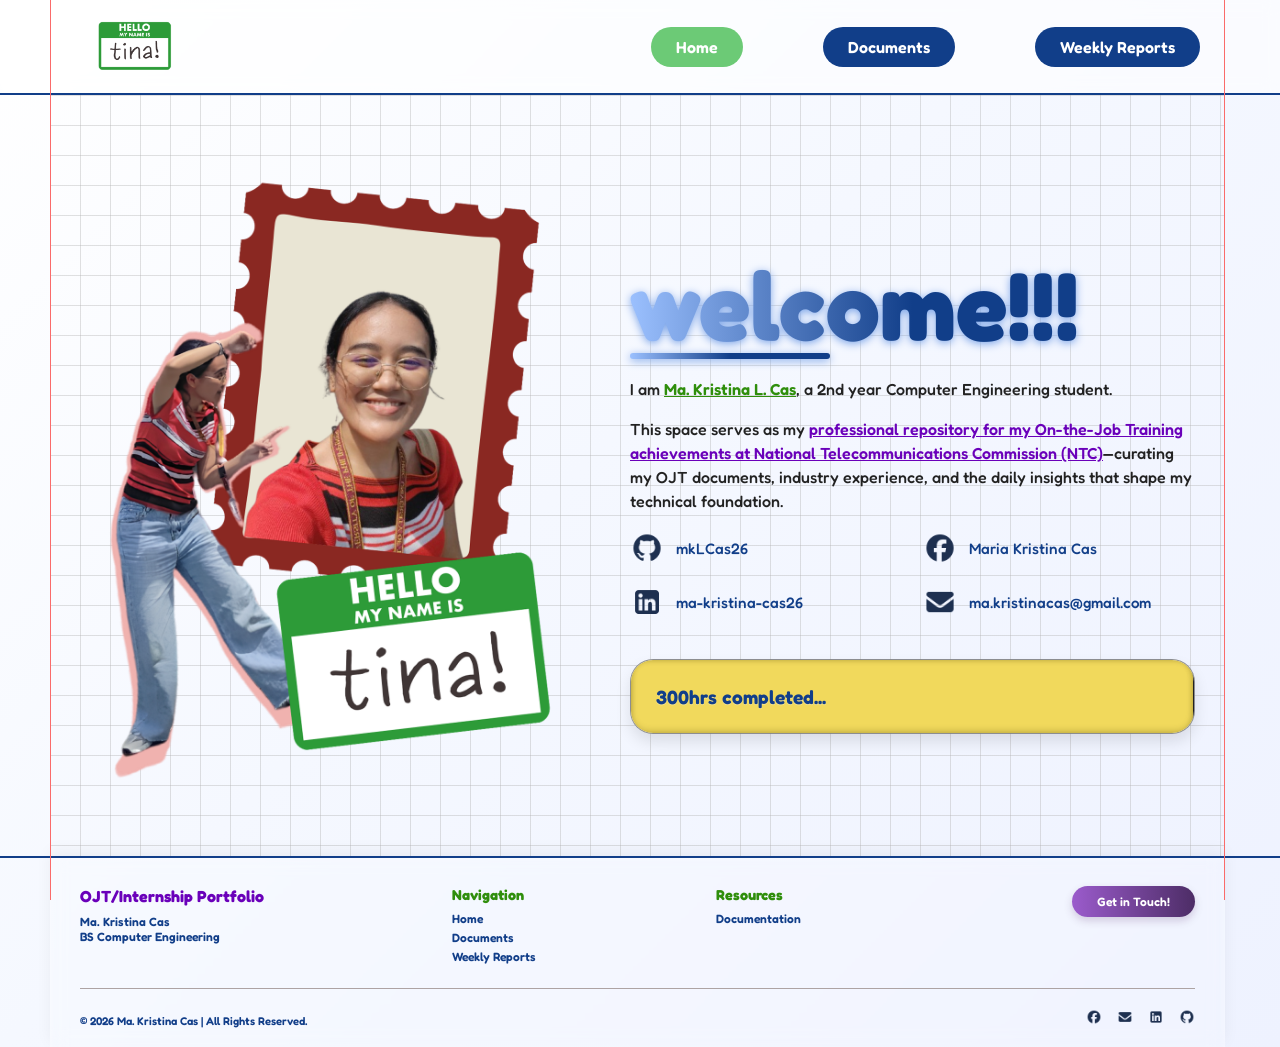
<file: frontend/index.html>
<!DOCTYPE html>
<html lang="en">
<head>
    <meta charset="UTF-8">
    <meta name="viewport" content="width=device-width, initial-scale=1.0">
    <title>Home |  Internship Portfolio</title>
    <link rel="icon" type="image/png" href="/assets/portfolio_icon.png">
    <link rel="stylesheet" href="/frontend/styles/style_index.css">

    <!--   Stylesheet   -->
    <meta name="description" content="Maria Kristina Cas' Internship Portfolio">

    <!--   Google Fonts  -->
    <link rel="preconnect" href="https://fonts.googleapis.com">
    <link rel="preconnect" href="https://fonts.gstatic.com" crossorigin>
    <link href="https://fonts.googleapis.com/css2?family=Fredoka:wght@300..700&display=swap" rel="stylesheet">

    <link rel="preconnect" href="https://fonts.googleapis.com">
    <link rel="preconnect" href="https://fonts.gstatic.com" crossorigin>
    <link href="https://fonts.googleapis.com/css2?family=Dongle&display=swap" rel="stylesheet">

</head>
<body>

    <!--======    NAVBAR    ======-->
    <header class="navbar" id="navbar">
        <div class="navbar_logo">
            <img src="/assets/portfolio_icon.png" alt="Tina's Portfolio Logo">
        </div>
        <nav class="navlinks" id="navlinks">
            <a href="/frontend/index.html">Home</a>
            <a href="/frontend/documents.html">Documents</a>
            <a href="/frontend/reports.html">Weekly Reports</a>
        </nav>
    </header>

    <!--======    MAIN/HERO   ======-->
    <main class="hero_container" id="hero_container">
        <div class="hero_content" id="hero_content">

            <div class="prof_collage">
                <img src="/assets/prof_welcome.png" alt="Tina Collage" class="prof_collage_img">
            </div>

            <div class="home_text">
                <h1>welcome!!!</h1>

                <p>
                    I am <span class="green_txt">Ma. Kristina L. Cas</span>, a 2nd year Computer Engineering student. 
                </p>

                <p class="intro_desc">
                    This space serves as my <a href="/frontend/documents.html" class="purple_txt">professional repository for my On-the-Job Training achievements at 
                        National Telecommunications Commission (NTC)</a>—curating my OJT documents, industry experience, and the daily insights that shape my technical foundation.
                </p>

                <!--======    SOCIAL LINKS    ======-->
                <div class="soclinks_grid">
                    <div class="soclinks_items">
                        <img src="/assets/socials_icons/github_icon.png" alt="Github"> 
                        <span><a href="https://github.com/mkLCas26" target="_blank" rel="noopener noreferrer">mkLCas26</a></span> 
                    </div>

                    <div class="soclinks_items">
                        <img src="/assets/socials_icons/facebook_icon.png" alt="Facebook"> 
                        <span><a href="https://web.facebook.com/mariakristina.cas" target="_blank" rel="noopener noreferrer">Maria Kristina Cas</a></span> 
                    </div>

                    <div class="soclinks_items">
                        <img src="/assets/socials_icons/linkedin_icon.png" alt="LinkedIn"> 
                        <span><a href="https://www.linkedin.com/in/ma-kristina-cas26/" target="_blank" rel="noopener noreferrer">ma-kristina-cas26</a></span> 
                    </div>

                    <div class="soclinks_items">
                        <img src="/assets/socials_icons/mail_icon.png" alt="Email"> 
                        <span><a href="mailto:ma.kristinacas@gmail.com" target="_blank" rel="noopener noreferrer">ma.kristinacas@gmail.com</a></span> 
                    </div>
                </div>

                <div class="progbar_container">
                    <div class="progbar" id="progbar">
                        <span>300hrs completed...</span>
                    </div>
                </div>

            </div>
        </div>
    </main>

    <footer class="main_footer">
        <div class="top_footer">
            <h3 class="footer_title">OJT/Internship Portfolio</h3>
            <p>Ma. Kristina Cas</p>
            <p>BS Computer Engineering</p>
        </div>

        <div class="col_footer">
            <h3>Navigation</h3>
            <nav class="nav_footer">
                <a href="/frontend/index.html">Home</a>
                <a href="/frontend/documents.html">Documents</a>
                <a href="/frontend/reports.html">Weekly Reports</a>
            </nav>
        </div>

        <div class="col_footer">
            <h3>Resources</h3>
            <a href="https://github.com/mkLCas26/ojt_portfolio">Documentation</a>
        </div>

        <div class="col_footer contact_bttn">
            <button class="contact_btn"><a href="https://web.facebook.com/mariakristina.cas" target="_blank" rel="noopener noreferrer">Get in Touch!</a></button>
        </div>

        <hr class="footer_line">

        <div class="bottom_footer">
            <p>&copy; 2026 Ma. Kristina Cas  |  All Rights Reserved.</p>

            <div class="footer_socials">
                <a href="https://web.facebook.com/mariakristina.cas" target="_blank" rel="noopener noreferrer">
                    <img src="/assets/socials_icons/facebook_icon.png" alt="Facebook"></a>
                <a href="mailto:ma.kristinacas@gmail.com" target="_blank" rel="noopener noreferrer">
                    <img src="/assets/socials_icons/mail_icon.png" alt="Email"></a>
                <a href="https://www.linkedin.com/in/ma-kristina-cas26/" target="_blank" rel="noopener noreferrer">
                    <img src="/assets/socials_icons/linkedin_icon.png" alt="LinkedIn"></a>
                <a href="https://github.com/mkLCas26" target="_blank" rel="noopener noreferrer">
                    <img src="/assets/socials_icons/github_icon.png" alt="Github"></a>
            </div>
        </div>
    </footer>

    <script src="/frontend/scripts/script-index.js"></script>
</body>
</html>
</file>
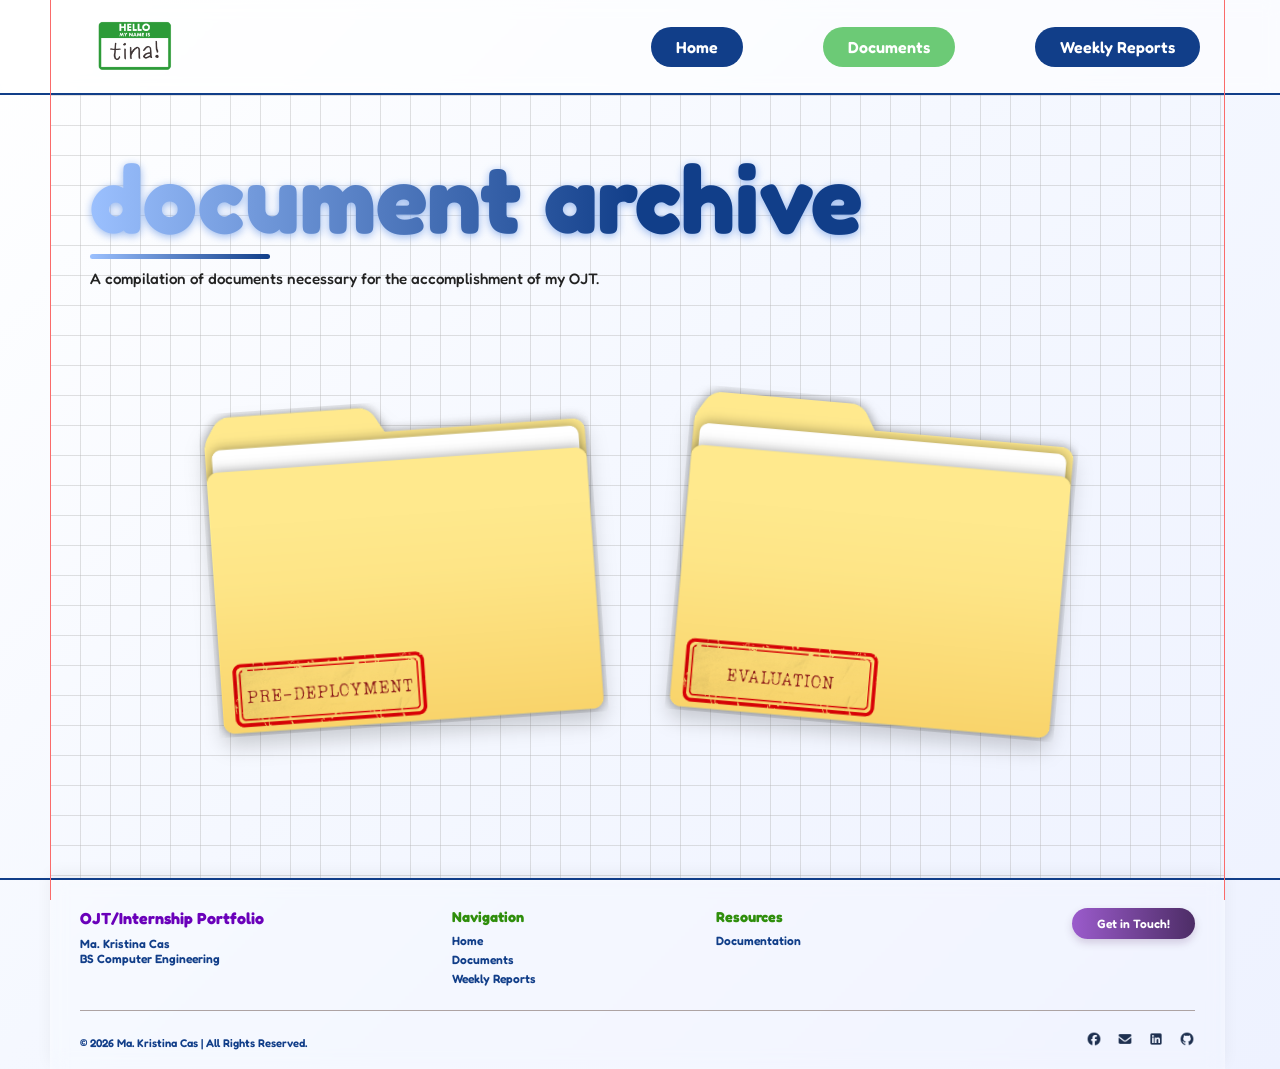
<file: frontend/documents.html>
<!DOCTYPE html>
<html lang="en">
<head>
    <meta charset="UTF-8">
    <meta name="viewport" content="width=device-width, initial-scale=1.0">
    <title>Documents |  Internship Portfolio</title>
    <link rel="icon" type="image/png" href="../assets/portfolio_icon.png">
    <meta name="description" content="Maria Kristina Cas' Internship Portfolio">


    <!--   Stylesheet   -->
    <link rel="stylesheet" href="./styles/style_documents.css">
    
    <!--   Google Fonts  -->
    <link rel="preconnect" href="https://fonts.googleapis.com">
    <link rel="preconnect" href="https://fonts.gstatic.com" crossorigin>
    <link href="https://fonts.googleapis.com/css2?family=Fredoka:wght@300..700&display=swap" rel="stylesheet">

    <link rel="preconnect" href="https://fonts.googleapis.com">
    <link rel="preconnect" href="https://fonts.gstatic.com" crossorigin>
    <link href="https://fonts.googleapis.com/css2?family=Dongle&display=swap" rel="stylesheet">

</head>

<body>

    <!--======    NAVBAR    ======-->
    <header class="navbar" id="navbar">
        <div class="navbar_logo">
            <img src="../assets/portfolio_icon.png" alt="Tina's Portfolio Logo">
        </div>
        <nav class="navlinks" id="navlinks">
            <a href="index.html">Home</a>
            <a href="documents.html">Documents</a>
            <a href="reports.html">Weekly Reports</a>
        </nav>
    </header>

    <!--======    MAIN/HERO   ======-->
    <main class="documents_hero">
        <section class="docu_header">
            <h1>document archive</h1>

            <div class="title_line"></div>

            <div class="header_desc">
                <p>A compilation of documents necessary for the accomplishment of my OJT.</p>
            </div>
        </section>

        <!--======    FOLDERS    ======-->
        <section class="folder_section" id="folderSection">

            <!--======    pre-deployment   ======-->
            <button class="folder_card f_predeployment" data-folder="predeployment" type="button">
                <img src="../assets/folder_imgs/predep_folder.png" alt="Pre-deployment folder">
            </button>

            <!--======    evaluation   ======-->
            <button class="folder_card f_evaluation" data-folder="evaluation" type="button">
                <img src="../assets/folder_imgs/eval_folder.png" alt="Evaluation folder">
            </button>
        </section>

        <!--======    FOLDER CONTENT PANEL   ======-->
        <section class="folder_panel" id="folderPanel">
            <div class="folder_stage">
                <img src="../assets/folder_imgs/predep_folder.png" id="activeFolderImage" class="active_folder_img" alt="Selected Folder">

                <div class="document_list" id="documentList"></div>

                <button class="close_btn" id="closeFolder">ⓧ   Close</button>
            </div>
        </section>

        <!--======    DOCU PREVIEW   ======-->
        <section class="document_panel" id="documentPanel">
            <div class="document_stage">
                <img src="../assets/folder_imgs/paperbg.png" class="document_paper" alt="Document preview">

                <h2 id="documentTitle">Curriculum Vitae</h2>
                <div class="pdf_icon">
                    <img src="../assets/folder_imgs/pdf_icon.png" id="pdfIcon" alt="PDF">

                    <div class="docu_actions">
                        <a href="#" id="previewLink" target="_blank">➥   Preview</a>
                        <a href="#" id="downloadLink">➥   Download</a>
                    </div>
                </div>  
                
                <button class="close_btn" id="closeDocument">ⓧ   Close</button>
            </div>
        </section>

        <!--======    PDF VIEWER   ======-->
        <section class="pdf_viewer" id="pdfViewer">
            <div class="inner_pdf_viewer">
                <button class="close_btn" id="closePdf">ⓧ   Close</button>

                <iframe src="" id="pdfFrame" title="Document Preview"></iframe>
            </div>
        </section>
    </main>

    <footer class="main_footer">
        <div class="top_footer">
            <h3 class="footer_title">OJT/Internship Portfolio</h3>
            <p>Ma. Kristina Cas</p>
            <p>BS Computer Engineering</p>
        </div>

        <div class="col_footer">
            <h3>Navigation</h3>
            <nav class="nav_footer">
                <a href="index.html">Home</a>
                <a href="documents.html">Documents</a>
                <a href="reports.html">Weekly Reports</a>
            </nav>
        </div>

        <div class="col_footer">
            <h3>Resources</h3>
            <a href="https://github.com/mkLCas26/ojt_portfolio">Documentation</a>
        </div>

        <div class="col_footer contact_bttn">
            <button class="contact_btn"><a href="https://web.facebook.com/mariakristina.cas" target="_blank" rel="noopener noreferrer">Get in Touch!</a></button>
        </div>

        <hr class="footer_line">

        <div class="bottom_footer">
            <p>&copy; 2026 Ma. Kristina Cas  |  All Rights Reserved.</p>

            <div class="footer_socials">
                <a href="https://web.facebook.com/mariakristina.cas" target="_blank" rel="noopener noreferrer">
                    <img src="../assets/socials_icons/facebook_icon.png" alt="Facebook"></a>
                <a href="mailto:ma.kristinacas@gmail.com" target="_blank" rel="noopener noreferrer">
                    <img src="../assets/socials_icons/mail_icon.png" alt="Email"></a>
                <a href="https://www.linkedin.com/in/ma-kristina-cas26/" target="_blank" rel="noopener noreferrer">
                    <img src="../assets/socials_icons/linkedin_icon.png" alt="LinkedIn"></a>
                <a href="https://github.com/mkLCas26" target="_blank" rel="noopener noreferrer">
                    <img src="../assets/socials_icons/github_icon.png" alt="Github"></a>
            </div>
        </div>
    </footer>

    <script src="../frontend/scripts/script-documents.js"></script>
</body>
</html>
</file>
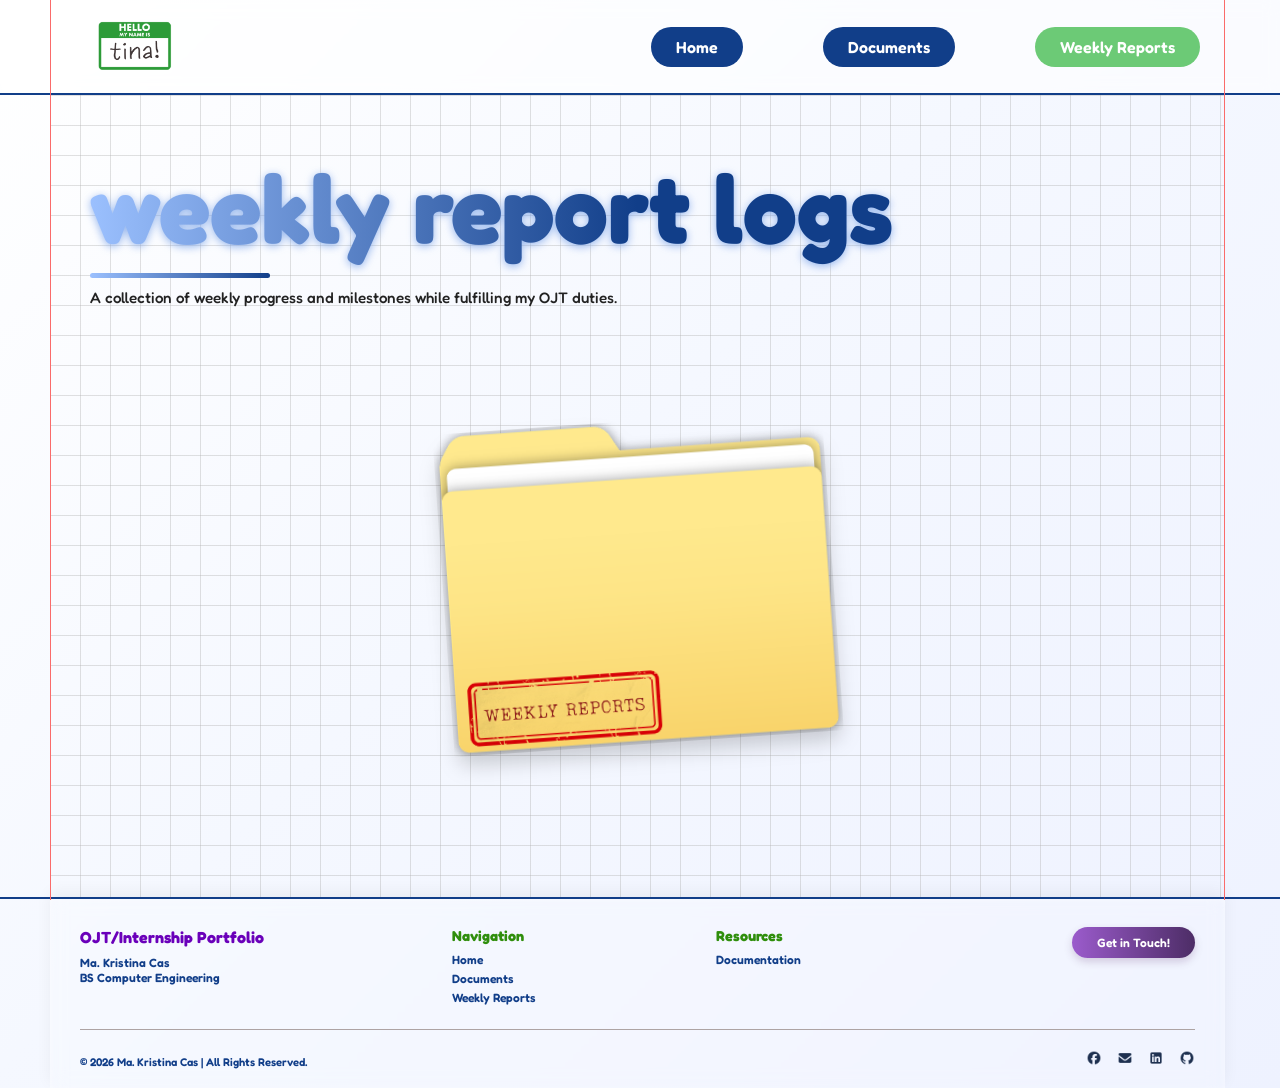
<file: frontend/reports.html>
<!DOCTYPE html>
<html lang="en">
<head>
    <meta charset="UTF-8">
    <meta name="viewport" content="width=device-width, initial-scale=1.0">
    <title>Weekly Report |  Internship Portfolio</title>
    <link rel="icon" type="image/png" href="../assets/portfolio_icon.png">
    <meta name="description" content="Maria Kristina Cas' Internship Portfolio">


    <!--   Stylesheet   -->
    <link rel="stylesheet" href="./styles/style_reports.css">
    
    <!--   Google Fonts  -->
    <link rel="preconnect" href="https://fonts.googleapis.com">
    <link rel="preconnect" href="https://fonts.gstatic.com" crossorigin>
    <link href="https://fonts.googleapis.com/css2?family=Fredoka:wght@300..700&display=swap" rel="stylesheet">

    <link rel="preconnect" href="https://fonts.googleapis.com">
    <link rel="preconnect" href="https://fonts.gstatic.com" crossorigin>
    <link href="https://fonts.googleapis.com/css2?family=Dongle&display=swap" rel="stylesheet">

</head>

<body>

    <!--======    NAVBAR    ======-->
    <header class="navbar" id="navbar">
        <div class="navbar_logo">
            <img src="../assets/portfolio_icon.png" alt="Tina's Portfolio Logo">
        </div>
        <nav class="navlinks" id="navlinks">
            <a href="index.html">Home</a>
            <a href="documents.html">Documents</a>
            <a href="reports.html">Weekly Reports</a>
        </nav>
    </header>

    <!--======    MAIN/HERO   ======-->
    <main class="reports_hero">
        <section class="reports_header">
            <h1>weekly report logs</h1>

            <div class="title_line"></div>

            <div class="header_desc">
                <p>A collection of weekly progress and milestones while fulfilling my OJT duties.</p>
            </div>
        </section>

        <!--======    FOLDERS    ======-->
        <section class="folder_section" id="folderSection">

            <!--======    weekly rep folder   ======-->
            <button class="folder_card" data-folder="weekly_report" type="button">
                <img src="../assets/folder_imgs/weekrep_folder.png" alt="Weekly Report Folder">
            </button>

        </section>

        <!--======    FOLDER CONTENT PANEL   ======-->
        <section class="folder_panel" id="folderPanel">
            <div class="folder_stage">
                <img src="../assets/folder_imgs/weekrep_folder.png" id="activeFolderImage" class="active_folder_img" alt="Selected Folder">

                <div class="report_list" id="reportList"></div>

                <button class="close_btn" id="closeFolder">ⓧ   Close</button>
            </div>
        </section>

        <!--======    REPORTS PREVIEW   ======-->
        <section class="report_panel" id="reportPanel">
            <div class="report_stage">
                <img src="../assets/folder_imgs/paperbg.png" class="report_paper" alt="Report Preview">

                <h2 id="reportTitle">Week 1</h2>
                <div class="pdf_icon">
                    <img src="../assets/folder_imgs/pdf_icon.png" id="pdfIcon" alt="PDF">

                    <div class="report_actions">
                        <a href="#" id="previewLink" target="_blank">➥   Preview</a>
                        <a href="#" id="downloadLink">➥   Download</a>
                    </div>
                </div>  
                
                <button class="close_btn" id="closeDocument">ⓧ   Close</button>
            </div>
        </section>

        <!--======    PDF VIEWER   ======-->
        <section class="pdf_viewer" id="pdfViewer">
            <div class="inner_pdf_viewer">
                <button class="close_btn" id="closePdf">ⓧ   Close</button>

                <iframe src="" id="pdfFrame" title="Document Preview"></iframe>
            </div>
        </section>
    </main>

    <footer class="main_footer">
        <div class="top_footer">
            <h3 class="footer_title">OJT/Internship Portfolio</h3>
            <p>Ma. Kristina Cas</p>
            <p>BS Computer Engineering</p>
        </div>

        <div class="col_footer">
            <h3>Navigation</h3>
            <nav class="nav_footer">
                <a href="index.html">Home</a>
                <a href="documents.html">Documents</a>
                <a href="reports.html">Weekly Reports</a>
            </nav>
        </div>

        <div class="col_footer">
            <h3>Resources</h3>
            <a href="https://github.com/mkLCas26/ojt_portfolio">Documentation</a>
        </div>

        <div class="col_footer contact_bttn">
            <button class="contact_btn"><a href="https://web.facebook.com/mariakristina.cas" target="_blank" rel="noopener noreferrer">Get in Touch!</a></button>
        </div>

        <hr class="footer_line">

        <div class="bottom_footer">
            <p>&copy; 2026 Ma. Kristina Cas  |  All Rights Reserved.</p>

            <div class="footer_socials">
                <a href="https://web.facebook.com/mariakristina.cas" target="_blank" rel="noopener noreferrer">
                    <img src="../assets/socials_icons/facebook_icon.png" alt="Facebook"></a>
                <a href="mailto:ma.kristinacas@gmail.com" target="_blank" rel="noopener noreferrer">
                    <img src="../assets/socials_icons/mail_icon.png" alt="Email"></a>
                <a href="https://www.linkedin.com/in/ma-kristina-cas26/" target="_blank" rel="noopener noreferrer">
                    <img src="../assets/socials_icons/linkedin_icon.png" alt="LinkedIn"></a>
                <a href="https://github.com/mkLCas26" target="_blank" rel="noopener noreferrer">
                    <img src="../assets/socials_icons/github_icon.png" alt="Github"></a>
            </div>
        </div>
    </footer>

    <script src="../frontend/scripts/script-reports.js"></script>
</body>
</html>
</file>
<file: frontend/styles/style_index.css>
/* --- GLOBAL RESET --- */
*,
*::before,
*::after {
    margin: 0;
    padding: 0;
    box-sizing: border-box;
}

a {
    text-decoration: none;
    color: inherit;
}

a:hover {
    filter: brightness(1.2);
}

/* html {
    height: 100%;
    overflow: hidden;
} */

/* --- GLOBAL STYLES --- */
:root {
    --black: #222222;
    --blue: #113E89;
    --green: #2F8E0C; 
    --green_menu: #6CCA76; 
    --yellow: #F1D95C;
    --purple: #6A00BA;
    --bg_grid: rgba(179, 179, 179, 0.4);
    --red_guide: #FA6B6A;
}

html,
body {
    min-height: 100%;
}

body {
    font-family: 'Fredoka', sans-serif;
    margin: 0;
    padding: 0;
    background: linear-gradient(135deg, #FFFFFF 0%, #F5F8FF 45%, #EEF2FF 100%);
    color: var(--black);

    min-height: 100vh;
    display: flex;
    flex-direction: column;
}

/* --- for layering background grid (red parallel lines on top) --- */
body::before,
body::after {
    content: "";
    position: fixed;
    top: 0; bottom: 0;
    width: 1px;
    z-index: 9999;
    pointer-events: none;
    background-color: var(--red_guide);
}

body::before { left: 50px }
body::after { right: 55px }


/* --- FOR NAVBAR --- */
.navbar {
    display: flex;
    justify-content: space-between;
    align-items: center;
    position: relative;
    z-index: 10;
    
    padding: 10px 80px;
    background: rgba(255, 255, 255, 0.55);
    backdrop-filter: blur(8px);
    -webkit-backdrop-filter: blur(8px);
    border-bottom: 2px solid var(--blue);
}

.navbar_logo img {
    width: 107px;
    height: 73px;

    display: flex;
    justify-content: center;
    align-items: center;
    object-fit: contain;
    padding: 10px;
    gap: 592px;
}

.navlinks {
    display: flex;
    align-items: center;
    gap: 65px;
}

.navlinks a {
    text-decoration: none;
    padding: 10px 25px;
    border-radius: 50px;
    font-weight: 600;
    margin-left: 15px;
    color: #ffffff;
    font-size: 1rem;
    transition: transform 0.2s;
    white-space: nowrap;
}

.navlinks a:nth-child(1) { background-color: var(--green_menu); }
.navlinks a:nth-child(2) { background-color: var(--blue); }
.navlinks a:nth-child(3) { background-color: var(--blue); }

.navlinks a:hover {
    transform: scale(1.05);
}

/* --- FOR HERO --- */
.hero_container {
    flex: 1;
    background-image: 
        linear-gradient(var(--bg_grid) 1px, transparent 1px),
        linear-gradient(90deg, var(--bg_grid) 1px, transparent 1px);
    
    background-size: 30px 30px;;
    margin-left: 50px;
    margin-right: 55px;

    padding: 60px 30px;
}

.hero_content {
    display: flex;
    align-items: center;
    justify-content: center;
    max-width: 1200px;
    margin: 0 auto;
    gap: 50px;
}

.prof_collage {
    display: flex;
    flex: 1;
    justify-content: center;
}

.prof_collage img {
    height: auto;
    width: 500px;
}

/* --- HERO INTRO TEXTS --- */
.home_text {
    flex: 1.2;
}

.home_text h1 {
    font-size: 6rem;
    line-height: 1;
    font-weight: 800;
    margin-top: 40px;

    background: linear-gradient(to right, #9BC0FE, #113E89 50%);
    background-clip: text;
    -webkit-background-clip: text;
    -webkit-text-fill-color: transparent;

    filter: drop-shadow(0px 2px 4px rgba(125, 165, 232, 1));
    display: flex;
    flex-direction: column;
}

.home_text h1::after {
    content: "";
    display: block;
    width: 200px;
    height: 6px;
    background: linear-gradient(to right, #9BC0FE, #113E89 50%);
    border-radius: 10px;
    margin-bottom: 20px;
}

.home_text p  {
    font-size: 1rem;
    font-weight: 500;
    margin-bottom: 18px;
    color: var(--black)
}

.intro_desc {
    margin-bottom: 30px;
    line-height: 1.5;
}

.green_txt {
    color: var(--green);
    text-decoration: underline;
    font-weight: 600;
}

.purple_txt,
.purple_txt:visited {
    color: var(--purple) !important;
    font-weight: 550;
    text-decoration: underline;
}

.purple_txt:hover {
    color: var(--blue);
}

/* --- SOCIAL LINKS --- */
.soclinks_grid {
    display: grid;
    grid-template-columns: repeat(2, 1fr);
    gap: 20px;
    margin-bottom: 40px;
}

.soclinks_items {
    display: flex;
    align-items: center;
    font-size: 0.95rem;
    font-weight: 500;
    gap: 12px;
}

.soclinks_items a,
.soclinks_items a:visited{
    color: var(--blue);
    transition: color 0.2s ease;
    text-decoration: none;
}

.soclinks_items a:hover,
.purple_txt:hover {
    color: var(--purple);
    text-decoration: underline;
}

.soclinks_items img {
    width: 34px;
    height: 34px;
    object-fit: contain;
}

/* --- PROGRESS BAR --- */
.progbar_container {
    margin-top: 20px;
    width: 100%;
    max-width: 683px;
    height: 75px;

    border: 1px solid rgba(34, 34, 34, 0.5);
    border-radius: 23px;
    box-shadow: 0 8px 15px 0 rgba(0, 0 ,0, 0.1);
    
    /*--- Glass Effect ---*/
    background: rgba(255, 255, 255, 0.4);
    backdrop-filter: blur(1.5px);
    -webkit-backdrop-filter: blur(1.5px);

    display: flex;
    align-items: center;
    overflow: hidden;
    position: relative;
}

.progbar {
    display: flex;
    align-items: center;
    padding-left: 25px;
    height: 75px;
    width: 0%;
    min-width: 0;

    border-radius: 18px;
    border-right: 1.5px solid #222;
    background-color: var(--yellow);
    box-shadow: 
        inset 0 2px 5px rgba(74, 62, 4, 0.25),
        inset 0 -3px 6px rgba(74, 62, 4, 0.25);
    transition: width 1s cubic-bezier(0.1, 1.58 , 0.3, 0.3);
}

.progbar span {
    color: var(--blue);
    white-space: nowrap;
    font-size: 1.2rem;
    font-weight: 650;
    text-shadow: 0.5px 0.5px 0px rgba(255,255,255,0.3);
}

/* --- FOR FOOTER --- */
.main_footer {
    margin-left: 50px;
    margin-right: 55px;
    padding: 30px 30px 15px;

    background: rgba(255, 255, 255, 0.15);
    backdrop-filter: blur(8px);
    -webkit-backdrop-filter: blur(8px);
    border-top: none;
    position: relative;
    box-shadow:
        inset 0 2px 5px rgba(255, 255, 255, 0.5),
        0 -5px 15px rgba(0, 0, 0, 0.05);
    color: var(--blue);

    display: grid;
    grid-template-columns: 1.5fr 1fr 1fr 1fr;
    column-gap: 50px;
    row-gap: 20px;
}

.main_footer::before {
    content: "";
    position: absolute;
    top: 0;
    left: -50px;
    right: -55px;
    height: 2px;
    background-color: var(--blue);
}

.top_footer,
.col_footer {
    display: flex;
    flex-direction: column;
}

.main_footer h3 {
    margin-bottom: 8px;
    color: var(--green);
    font-size: 0.9rem;
    font-weight: 700;
}

.footer_title {
    color: var(--purple) !important;
    font-size: 1rem !important;
}

.main_footer p, 
.main_footer a {
    font-size: 0.75rem;
    font-weight: 600;
}

.main_footer a {
    color: var(--blue);
    margin-bottom: 4px;

    transition: color 0.2s ease, transform 0.2s ease;
}

.main_footer a:hover {
    color: var(--purple);
    transform: translateX(3px);
}

.nav_footer {
    display: flex;
    flex-direction: column;
}

.contact_bttn {
    align-items: flex-end;
}

.contact_btn {
    padding: 8px 25px;
    border: none;
    border-radius: 50px;

    font-family: 'Fredoka', sans-serif;
    font-size: 0.8rem;
    font-weight: 600;

    color: #FFFFFF;
    background: linear-gradient(90deg, #9B5BCC, #4D2D66);
    box-shadow: 0 4px 8px rgba(80, 30, 100, 0.2);

    transition: transform 0.2s ease, box-shadow 0.2s ease;
}

.contact_btn:hover {
    transform: translateY(-2px);
    box-shadow: 0 6px 12px rgba(80, 30, 100, 0.3);
}

.contact_btn a {
    color: #FFFFFF !important;
}

.footer_line {
    width: 100%;
    height: 1px;
    grid-column: 1 / -1;
    border: none;

    background: #ADA3A3;
}

.bottom_footer {
    grid-column: 1 / -1;
    display: flex;
    justify-content: space-between;
    align-items: center;
}

.bottom_footer p {
    color: var(--blue);
    font-size: 0.7rem;
}

.footer_socials {
    display: flex;
    align-items: center;
    gap: 15px;
}

.footer_socials img {
    width: 16px;
    height: 16px;
    object-fit: contain;

    transition: transform 0.2s ease, filter 0.2s ease;
}

.footer_socials a:hover img {
    transform: scale(1.15);
    filter: brightness(1.2);
}
</file>
<file: frontend/styles/style_documents.css>
/* --- GLOBAL RESET --- */
*,
*::before,
*::after {
    margin: 0;
    padding: 0;
    box-sizing: border-box;
}

a {
    text-decoration: none;
    color: inherit;
}

a:hover {
    filter: brightness(1.2);
}

/* html {
    height: 100%;
    overflow: hidden;
} */

/* --- GLOBAL STYLES --- */
:root {
    --black: #222222;
    --blue: #113E89;
    --green: #2F8E0C; 
    --green_menu: #6CCA76; 
    --yellow: #F1D95C;
    --purple: #6A00BA;
    --bg_grid: rgba(179, 179, 179, 0.4);
    --red_guide: #FA6B6A;
}

html,
body {
    min-height: 100%;
}

body {
    font-family: 'Fredoka', sans-serif;
    margin: 0;
    padding: 0;
    background: linear-gradient(135deg, #FFFFFF 0%, #F5F8FF 45%, #EEF2FF 100%);
    color: var(--black);

    min-height: 100vh;
    display: flex;
    flex-direction: column;
}

/* --- for layering background grid (red parallel lines on top) --- */
body::before,
body::after {
    content: "";
    position: fixed;
    top: 0; bottom: 0;
    width: 1px;
    z-index: 9999;
    pointer-events: none;
    background-color: var(--red_guide);
}

body::before { left: 50px }
body::after { right: 55px }

body:has(.folder_panel.active)::before,
body:has(.folder_panel.active)::after,
body:has(.document_panel.document-open)::before,
body:has(.document_panel.document-open)::after,
body:has(.pdf_viewer.active)::before,
body:has(.pdf_viewer.active)::after { display: none; }


/* --- FOR NAVBAR --- */
.navbar {
    display: flex;
    justify-content: space-between;
    align-items: center;
    position: relative;
    z-index: 10;
    
    padding: 10px 80px;
    background: rgba(255, 255, 255, 0.55);
    backdrop-filter: blur(8px);
    -webkit-backdrop-filter: blur(8px);
    border-bottom: 2px solid var(--blue);
}

.navbar_logo img {
    width: 107px;
    height: 73px;

    display: flex;
    justify-content: center;
    align-items: center;
    object-fit: contain;
    padding: 10px;
    gap: 592px;
}

.navlinks {
    display: flex;
    align-items: center;
    gap: 65px;
}

.navlinks a {
    text-decoration: none;
    padding: 10px 25px;
    border-radius: 50px;
    font-weight: 600;
    margin-left: 15px;
    color: #ffffff;
    font-size: 1rem;
    transition: transform 0.2s;
    white-space: nowrap;
}

.navlinks a:nth-child(1) { background-color: var(--blue); }
.navlinks a:nth-child(2) { background-color: var(--green_menu); }
.navlinks a:nth-child(3) { background-color: var(--blue); }

.navlinks a:hover {
    transform: scale(1.05);
}

/* --- FOR HERO DOCU --- */
.documents_hero {
    flex: 1;
    margin-left: 50px;
    margin-right: 55px;

    background-image: 
        linear-gradient(var(--bg_grid) 1px, transparent 1px),
        linear-gradient(90deg, var(--bg_grid) 1px, transparent 1px);
    
    background-size: 30px 30px;;

    padding: 55px 40px 80px;
    position: relative;
}

/* --- FOR DOCU HEADER --- */
.docu_header {
    max-width: 1100px;
    margin: auto;
}

.docu_header h1 {
    font-size: 6rem;
    font-weight: 800;
    line-height: 1;

    background: linear-gradient(to right, #9BC0FE, #113E89 50%);
    background-clip: text;
    -webkit-background-clip: text;
    -webkit-text-fill-color: transparent;

    filter: drop-shadow(0px 2px 4px rgba(125, 165, 232, 0.8));
}

.title_line {
    width: 180px;
    height: 5px;
    border-radius: 10px;
    margin-top: 8px;
    margin-bottom: 10px;

    background: linear-gradient(to right, #9BC0FE, #113E89);
}

.docu_header p {
    font-size: 0.95rem;
    font-weight: 500;
}

/* --- FOLDER SECTION --- */
.folder_section {
    max-width: 1000px;
    min-height: 470px;
    margin: 40px auto 0;
    gap: 80px;

    display: flex;
    justify-content: center;
    align-items: center;
}

/* --- FOLDER BUTTONS --- */
.folder_card {
    background: transparent;
    border: none;
    cursor: pointer;
    position: relative;

    width: 390px;
    transition: 
        transform 0.35s cubic-bezier(0.2, 0.8, 0.2, 1),
        filter 0.35s ease;
}

.folder_card:focus {
    outline: none;
}

.folder_card img {
    width: 100%;
    height: auto;
    display: block;
    
    filter: drop-shadow(0px 12px 10px rgba(0, 0, 0, 0.18));
    transition: filter 0.35s ease;
}

/* --- POSITIONING --- */
.f_predeployment {
    transform: rotate(-4deg);
}

.f_evaluation {
    transform: rotate(5deg);
}

.f_predeployment:hover {
    transform:
        translateY(-15px)
        rotate(-7deg);
        scale: 1.03;
}

.f_evaluation:hover {
    transform:
        translateY(-15px)
        rotate(-7deg);
        scale: 1.03;
}

.folder_card:hover img {
    filter: drop-shadow(0px 18px 15px rgba(0,0,0,0.25));
}

/* --- FOLDER PANEL --- */
.folder_panel {
    position: absolute;
    inset: 0;
    z-index: 100;

    opacity: 0;
    visibility: hidden;
    transition: opacity 0.4s ease;
}

.folder_panel.active {
    opacity: 1;
    visibility: visible;
    pointer-events: auto;
}

.folder_stage {
    width: 380px;
    height: 480px;
    position: relative;

    top: 58%;
    left: 50%;

    transform: translate(-50%, -50%);
    transition: transform 0.6s cubic-bezier(0.65, 0, 0.35, 1);
}

.folder_stage > .close_btn {
    position: absolute;
    bottom: 35px;
    left: 25px;
    z-index: 20;
}

.folder_stage > .close_btn:hover {
    transform: translateX(3px) scale(1.05);
}
.active_folder_img {
    width: 445px;
    height: auto;
    position: absolute;
    left: 50%;
    top: 50%;
    pointer-events: none;

    transform: translate(-50%, -50%) rotate(90deg);
    transform-origin: center;
    filter: drop-shadow(0px 12px 10px rgba(0, 0, 0, 0.18));
    transition: transform 0.45s cubic-bezier(0.2, 0.8, 0.2, 1);
}

/* --- DOCU LIST --- */
.document_list {
    width: 260px;
    position: absolute;
    top: 35px;
    left: 87px;
    z-index: 5;

    display: flex;
    flex-direction: column;
    gap: 7px;
}

.document_item {
    background: transparent;
    border: none;

    font-family: 'Fredoka', sans-serif;
    color: var(--blue);
    font-size: 0.95rem;
    font-weight: 600;
    text-align: left;
    cursor: pointer;

    padding: 5px 8px;
    transition: transform 0.2s ease, color 0.2s ease;
}

.document_item:hover {
    color: var(--purple);
    transform: translateX(8px);
}

.document_item::before {
    content: "➥";
    margin-right: 8px;
    color: #222;
}

.close_btn {
   background: transparent;
   border: none;

   font-family: 'Fredoka', sans-serif;
   color: #C83C2D;
   font-size: 1rem;
   font-weight: 700;
   cursor: pointer;

   transition: transform 0.2s ease;
}

.close_btn:hover {
    transform: translateX(3px);
}

/* --- DOCUMENT SECTIONS --- */
.document_panel {
    position: absolute;
    inset: 0;
    z-index: 101;
    pointer-events: none;

    opacity: 0;
    visibility: hidden;
    
    display: flex;
    justify-content: center;
    align-items: center;

    transition: opacity 0.45s ease, visibility 0.45s ease,transform 0.6s cubic-bezier(0.65, 0, 0.35, 1) ;
    transform: translateX(280px);
}

.document_stage {
    width: 380px;
    height: 480px;
    position: absolute;
    opacity: 0;
    top: 59%;
    left: 50%;

    transform: translate(-50%, -50%) translateX(-200px);
    transition: transform 0.6s cubic-bezier(0.65, 0, 0.35, 1),
        opacity 0.4s ease;
}

.document_stage > .close_btn {
    position: absolute;
    bottom: 47px;
    left: 47%;
    z-index: 20;
    transform: translateX(-50%);
}

.document_stage > .close_btn:hover {
    transform: translateX(-50%) scale(1.05);
}

.document_paper {
    position: relative;
    width: auto;
    height: 445px;
    z-index: 1;
    left: 0;
    top: 10px;
    
    pointer-events: none;
}

.document_stage h2 {
    position: absolute;
    width: 100%;
    right: 17px;
    top: 140px;
    z-index: 5;

    font-size: 1.5rem;
    font-weight: 700;
    color: #222;
    text-align: center;

}

/* --- PDF ACTIONS --- */
.document_stage .pdf_icon {
    position: absolute;
    left: 80px;
    top: 240px;
    z-index: 5;

    display: flex;
    align-items: center;
    gap: 30px;
}

.document_stage .pdf_icon img {
    width: 90px;
    height: auto;
}

.docu_actions {
    display: flex;
    flex-direction: column;
    gap: 25px;
}

.docu_actions a {
    font-size: 0.9rem;
    font-weight: 700;
    color: var(--blue);

    transition: color 0.2s ease, transform 0.2s ease;
}

.docu_actions a:hover {
    transform: translateX(5px);
    color: var(--purple);
}

/* --- FOLDER MOVEMENTS --- */

.documents_hero:has(.folder_panel.active) .folder_section {
    opacity: 0;
    visibility: hidden;
    pointer-events: none;
}

.folder_panel.document-open .folder_stage {
    transform: translate(-50%, -50%) translateX(-260px);
}

.folder_panel.document-open ~ .document_panel {
    opacity: 1;
    visibility: visible;
    pointer-events: auto;
}

.folder_panel.document-open + .document_panel .document_stage {
    transform: translate(-50%, -50%) translateX(0);
    opacity: 1;
}

/* --- PDF VIEWER --- */
.pdf_viewer {
    position: fixed;
    inset: 0;
    z-index: 300;
    background: rgba(0, 0, 0, 0.65);

    display: flex;
    justify-content: center;
    align-items: center;

    opacity: 0;
    visibility: hidden;

    transition: opacity 0.3s ease visibility 0.3s ease;
}

.pdf_viewer.active {
    opacity: 1;
    visibility: visible;
}

.inner_pdf_viewer {
    width: 80vw;
    height: 90vh;
    padding: 20px;
    border-radius: 10px;
    position: relative;

    box-shadow: 0 20px 50px rgba(0, 0, 0, 0.4);
}

.pdf_viewer iframe {
    width: 100%;
    height: 100%;
    border: none;
}

/* --- FOR FOOTER --- */
.main_footer {
    margin-left: 50px;
    margin-right: 55px;
    padding: 30px 30px 15px;

    background: rgba(255, 255, 255, 0.15);
    backdrop-filter: blur(8px);
    -webkit-backdrop-filter: blur(8px);
    border-top: none;
    position: relative;
    box-shadow:
        inset 0 2px 5px rgba(255, 255, 255, 0.5),
        0 -5px 15px rgba(0, 0, 0, 0.05);
    color: var(--blue);

    display: grid;
    grid-template-columns: 1.5fr 1fr 1fr 1fr;
    column-gap: 50px;
    row-gap: 20px;
}

.main_footer::before {
    content: "";
    position: absolute;
    top: 0;
    left: -50px;
    right: -55px;
    height: 2px;
    background-color: var(--blue);
}

.top_footer,
.col_footer {
    display: flex;
    flex-direction: column;
}

.main_footer h3 {
    margin-bottom: 8px;
    color: var(--green);
    font-size: 0.9rem;
    font-weight: 700;
}

.footer_title {
    color: var(--purple) !important;
    font-size: 1rem !important;
}

.main_footer p, 
.main_footer a {
    font-size: 0.75rem;
    font-weight: 600;
}

.main_footer a {
    color: var(--blue);
    margin-bottom: 4px;

    transition: color 0.2s ease, transform 0.2s ease;
}

.main_footer a:hover {
    color: var(--purple);
    transform: translateX(3px);
}

.nav_footer {
    display: flex;
    flex-direction: column;
}

.contact_bttn {
    align-items: flex-end;
}

.contact_btn {
    padding: 8px 25px;
    border: none;
    border-radius: 50px;

    font-family: 'Fredoka', sans-serif;
    font-size: 0.8rem;
    font-weight: 600;

    color: #FFFFFF;
    background: linear-gradient(90deg, #9B5BCC, #4D2D66);
    box-shadow: 0 4px 8px rgba(80, 30, 100, 0.2);

    transition: transform 0.2s ease, box-shadow 0.2s ease;
}

.contact_btn:hover {
    transform: translateY(-2px);
    box-shadow: 0 6px 12px rgba(80, 30, 100, 0.3);
}

.contact_btn a {
    color: #FFFFFF !important;
}

.footer_line {
    width: 100%;
    height: 1px;
    grid-column: 1 / -1;
    border: none;

    background: #ADA3A3;
}

.bottom_footer {
    grid-column: 1 / -1;
    display: flex;
    justify-content: space-between;
    align-items: center;
}

.bottom_footer p {
    color: var(--blue);
    font-size: 0.7rem;
}

.footer_socials {
    display: flex;
    align-items: center;
    gap: 15px;
}

.footer_socials img {
    width: 16px;
    height: 16px;
    object-fit: contain;

    transition: transform 0.2s ease, filter 0.2s ease;
}

.footer_socials a:hover img {
    transform: scale(1.15);
    filter: brightness(1.2);
}
</file>
<file: frontend/styles/style_reports.css>
/* --- GLOBAL RESET --- */
*,
*::before,
*::after {
    margin: 0;
    padding: 0;
    box-sizing: border-box;
}

a {
    text-decoration: none;
    color: inherit;
}

a:hover {
    filter: brightness(1.2);
}

/* html {
    height: 100%;
    overflow: hidden;
} */

/* --- GLOBAL STYLES --- */
:root {
    --black: #222222;
    --blue: #113E89;
    --green: #2F8E0C; 
    --green_menu: #6CCA76; 
    --yellow: #F1D95C;
    --purple: #6A00BA;
    --bg_grid: rgba(179, 179, 179, 0.4);
    --red_guide: #FA6B6A;
}

html,
body {
    min-height: 100%;
}

body {
    font-family: 'Fredoka', sans-serif;
    margin: 0;
    padding: 0;
    background: linear-gradient(135deg, #FFFFFF 0%, #F5F8FF 45%, #EEF2FF 100%);
    color: var(--black);

    min-height: 100vh;
    display: flex;
    flex-direction: column;
}

/* --- for layering background grid (red parallel lines on top) --- */
body::before,
body::after {
    content: "";
    position: fixed;
    top: 0; bottom: 0;
    width: 1px;
    z-index: 9999;
    pointer-events: none;
    background-color: var(--red_guide);
}

body::before { left: 50px }
body::after { right: 55px }

body:has(.folder_panel.active)::before,
body:has(.folder_panel.active)::after,
body:has(.report_panel.report-open)::before,
body:has(.report_panel.report-open)::after,
body:has(.pdf_viewer.active)::before,
body:has(.pdf_viewer.active)::after { display: none; }


/* --- FOR NAVBAR --- */
.navbar {
    display: flex;
    justify-content: space-between;
    align-items: center;
    position: relative;
    z-index: 10;
    
    padding: 10px 80px;
    background: rgba(255, 255, 255, 0.55);
    backdrop-filter: blur(8px);
    -webkit-backdrop-filter: blur(8px);
    border-bottom: 2px solid var(--blue);
}

.navbar_logo img {
    width: 107px;
    height: 73px;

    display: flex;
    justify-content: center;
    align-items: center;
    object-fit: contain;
    padding: 10px;
    gap: 592px;
}

.navlinks {
    display: flex;
    align-items: center;
    gap: 65px;
}

.navlinks a {
    text-decoration: none;
    padding: 10px 25px;
    border-radius: 50px;
    font-weight: 600;
    margin-left: 15px;
    color: #ffffff;
    font-size: 1rem;
    transition: transform 0.2s;
    white-space: nowrap;
}

.navlinks a:nth-child(1) { background-color: var(--blue); }
.navlinks a:nth-child(2) { background-color: var(--blue); }
.navlinks a:nth-child(3) { background-color: var(--green_menu); }

.navlinks a:hover {
    transform: scale(1.05);
}

/* --- FOR REPORTS HERO --- */
.reports_hero {
    flex: 1;
    margin-left: 50px;
    margin-right: 55px;

    background-image: 
        linear-gradient(var(--bg_grid) 1px, transparent 1px),
        linear-gradient(90deg, var(--bg_grid) 1px, transparent 1px);
    
    background-size: 30px 30px;;

    padding: 55px 40px 80px;
    position: relative;
}

/* --- FOR REPORTS HEADER --- */
.reports_header {
    max-width: 1100px;
    margin: auto;
}

.reports_header h1 {
    font-size: 6rem;
    font-weight: 800;
    line-height: 1.2;

    background: linear-gradient(to right, #9BC0FE, #113E89 50%);
    background-clip: text;
    -webkit-background-clip: text;
    -webkit-text-fill-color: transparent;

    filter: drop-shadow(0px 2px 4px rgba(125, 165, 232, 0.8));
}

.title_line {
    width: 180px;
    height: 5px;
    border-radius: 10px;
    margin-top: 8px;
    margin-bottom: 10px;

    background: linear-gradient(to right, #9BC0FE, #113E89);
}

.reports_header p {
    font-size: 0.95rem;
    font-weight: 500;
}

/* --- FOLDER SECTION --- */
.folder_section {
    max-width: 1000px;
    min-height: 470px;
    margin: 40px auto 0;
    gap: 80px;

    display: flex;
    justify-content: center;
    align-items: center;
}

/* --- FOLDER BUTTONS --- */
.folder_card {
    background: transparent;
    border: none;
    cursor: pointer;
    position: relative;

    width: 390px;
    transition: 
        transform 0.35s cubic-bezier(0.2, 0.8, 0.2, 1),
        filter 0.35s ease;
}

.folder_card:focus {
    outline: none;
}

.folder_card img {
    width: 100%;
    height: auto;
    display: block;
    
    filter: drop-shadow(0px 12px 10px rgba(0, 0, 0, 0.18));
    transition: filter 0.35s ease;
    transform: rotate(-4deg);
}

.folder_card:hover img {
    transform:
        translateY(-15px)
        rotate(-7deg);
        scale: 1.03;
    
    filter: drop-shadow(0px 18px 15px rgba(0,0,0,0.25));
}

/* --- FOLDER PANEL --- */
.folder_panel {
    position: absolute;
    inset: 0;
    z-index: 100;

    opacity: 0;
    visibility: hidden;
    transition: opacity 0.4s ease;
}

.folder_panel.active {
    opacity: 1;
    visibility: visible;
    pointer-events: auto;
}

.folder_stage {
    width: 380px;
    height: 480px;
    position: relative;

    top: 58%;
    left: 50%;
    
    transform: translate(-50%, -50%);
    transition: transform 0.6s cubic-bezier(0.65, 0, 0.35, 1);
}

.folder_stage > .close_btn {
    position: absolute;
    bottom: 35px;
    left: 25px;
    z-index: 20;
}

.folder_stage > .close_btn:hover {
    transform: translateX(3px) scale(1.05);
}
.active_folder_img {
    width: 445px;
    height: auto;
    position: absolute;
    left: 50%;
    top: 50%;
    pointer-events: none;

    transform: translate(-50%, -50%) rotate(90deg);
    transform-origin: center;
    filter: drop-shadow(0px 12px 10px rgba(0, 0, 0, 0.18));
    transition: transform 0.45s cubic-bezier(0.2, 0.8, 0.2, 1);
}

/* --- DOCU LIST --- */
.report_list {
    width: 260px;
    position: absolute;
    top: 35px;
    left: 115px;
    z-index: 5;

    display: flex;
    flex-direction: column;
    gap: 7px;
}

.report_item {
    background: transparent;
    border: none;

    font-family: 'Fredoka', sans-serif;
    color: var(--blue);
    font-size: 0.95rem;
    font-weight: 600;
    text-align: left;
    cursor: pointer;

    padding: 5px 8px;
    transition: transform 0.2s ease, color 0.2s ease;
}

.report_item:hover {
    color: var(--purple);
    transform: translateX(8px);
}

.report_item::before {
    content: "➥";
    margin-right: 8px;
    color: #222;
}

.close_btn {
   background: transparent;
   border: none;

   font-family: 'Fredoka', sans-serif;
   color: #C83C2D;
   font-size: 1rem;
   font-weight: 700;
   cursor: pointer;

   transition: transform 0.2s ease;
}

.close_btn:hover {
    transform: translateX(3px);
}

/* --- DOCUMENT SECTIONS --- */
.report_panel {
    position: absolute;
    inset: 0;
    z-index: 101;
    pointer-events: none;

    opacity: 0;
    visibility: hidden;
    
    display: flex;
    justify-content: center;
    align-items: center;

    transition: opacity 0.45s ease, visibility 0.45s ease,transform 0.6s cubic-bezier(0.65, 0, 0.35, 1) ;
    transform: translateX(280px);
}

.report_stage {
    width: 380px;
    height: 480px;
    position: absolute;
    opacity: 0;
    top: 59%;
    left: 50%;

    transform: translate(-50%, -50%) translateX(-200px);
    transition: transform 0.6s cubic-bezier(0.65, 0, 0.35, 1),
        opacity 0.4s ease;
}

.report_stage > .close_btn {
    position: absolute;
    bottom: 47px;
    left: 47%;
    z-index: 20;
    transform: translateX(-50%);
}

.report_stage > .close_btn:hover {
    transform: translateX(-50%) scale(1.05);
}

.report_paper {
    position: relative;
    width: auto;
    height: 445px;
    z-index: 1;
    left: 0;
    top: 10px;
    
    pointer-events: none;
}

.report_stage h2 {
    position: absolute;
    width: 100%;
    right: 17px;
    top: 140px;
    z-index: 5;

    font-size: 2rem;
    font-weight: 700;
    color: #222;
    text-align: center;

}

/* --- PDF ACTIONS --- */
.report_stage .pdf_icon {
    position: absolute;
    left: 80px;
    top: 240px;
    z-index: 5;

    display: flex;
    align-items: center;
    gap: 30px;
}

.report_stage .pdf_icon img {
    width: 90px;
    height: auto;
}

.report_actions {
    display: flex;
    flex-direction: column;
    gap: 25px;
}

.report_actions a {
    font-size: 0.9rem;
    font-weight: 700;
    color: var(--blue);

    transition: color 0.2s ease, transform 0.2s ease;
}

.report_actions a:hover {
    transform: translateX(5px);
    color: var(--purple);
}

/* --- FOLDER MOVEMENTS --- */


.reports_hero:has(.folder_panel.active) .folder_section {
    opacity: 0;
    visibility: hidden;
    pointer-events: none;
}

.folder_panel.report-open .folder_stage {
    transform: translate(-50%, -50%) translateX(-260px);
}

.folder_panel.report-open ~ .report_panel {
    opacity: 1;
    visibility: visible;
    pointer-events: auto;
}

.folder_panel.report-open + .report_panel .report_stage {
    transform: translate(-50%, -50%) translateX(0);
    opacity: 1;
}

/* --- PDF VIEWER --- */
.pdf_viewer {
    position: fixed;
    inset: 0;
    z-index: 300;
    background: rgba(0, 0, 0, 0.65);

    display: flex;
    justify-content: center;
    align-items: center;

    opacity: 0;
    visibility: hidden;

    transition: opacity 0.3s ease visibility 0.3s ease;
}

.pdf_viewer.active {
    opacity: 1;
    visibility: visible;
}

.inner_pdf_viewer {
    width: 80vw;
    height: 90vh;
    padding: 20px;
    border-radius: 10px;
    position: relative;

    box-shadow: 0 20px 50px rgba(0, 0, 0, 0.4);
}

.pdf_viewer iframe {
    width: 100%;
    height: 100%;
    border: none;
}

/* --- FOR FOOTER --- */
.main_footer {
    margin-left: 50px;
    margin-right: 55px;
    padding: 30px 30px 15px;

    background: rgba(255, 255, 255, 0.15);
    backdrop-filter: blur(8px);
    -webkit-backdrop-filter: blur(8px);
    border-top: none;
    position: relative;
    box-shadow:
        inset 0 2px 5px rgba(255, 255, 255, 0.5),
        0 -5px 15px rgba(0, 0, 0, 0.05);
    color: var(--blue);

    display: grid;
    grid-template-columns: 1.5fr 1fr 1fr 1fr;
    column-gap: 50px;
    row-gap: 20px;
}

.main_footer::before {
    content: "";
    position: absolute;
    top: 0;
    left: -50px;
    right: -55px;
    height: 2px;
    background-color: var(--blue);
}

.top_footer,
.col_footer {
    display: flex;
    flex-direction: column;
}

.main_footer h3 {
    margin-bottom: 8px;
    color: var(--green);
    font-size: 0.9rem;
    font-weight: 700;
}

.footer_title {
    color: var(--purple) !important;
    font-size: 1rem !important;
}

.main_footer p, 
.main_footer a {
    font-size: 0.75rem;
    font-weight: 600;
}

.main_footer a {
    color: var(--blue);
    margin-bottom: 4px;

    transition: color 0.2s ease, transform 0.2s ease;
}

.main_footer a:hover {
    color: var(--purple);
    transform: translateX(3px);
}

.nav_footer {
    display: flex;
    flex-direction: column;
}

.contact_bttn {
    align-items: flex-end;
}

.contact_btn {
    padding: 8px 25px;
    border: none;
    border-radius: 50px;

    font-family: 'Fredoka', sans-serif;
    font-size: 0.8rem;
    font-weight: 600;

    color: #FFFFFF;
    background: linear-gradient(90deg, #9B5BCC, #4D2D66);
    box-shadow: 0 4px 8px rgba(80, 30, 100, 0.2);

    transition: transform 0.2s ease, box-shadow 0.2s ease;
}

.contact_btn:hover {
    transform: translateY(-2px);
    box-shadow: 0 6px 12px rgba(80, 30, 100, 0.3);
}

.contact_btn a {
    color: #FFFFFF !important;
}

.footer_line {
    width: 100%;
    height: 1px;
    grid-column: 1 / -1;
    border: none;

    background: #ADA3A3;
}

.bottom_footer {
    grid-column: 1 / -1;
    display: flex;
    justify-content: space-between;
    align-items: center;
}

.bottom_footer p {
    color: var(--blue);
    font-size: 0.7rem;
}

.footer_socials {
    display: flex;
    align-items: center;
    gap: 15px;
}

.footer_socials img {
    width: 16px;
    height: 16px;
    object-fit: contain;

    transition: transform 0.2s ease, filter 0.2s ease;
}

.footer_socials a:hover img {
    transform: scale(1.15);
    filter: brightness(1.2);
}
</file>
